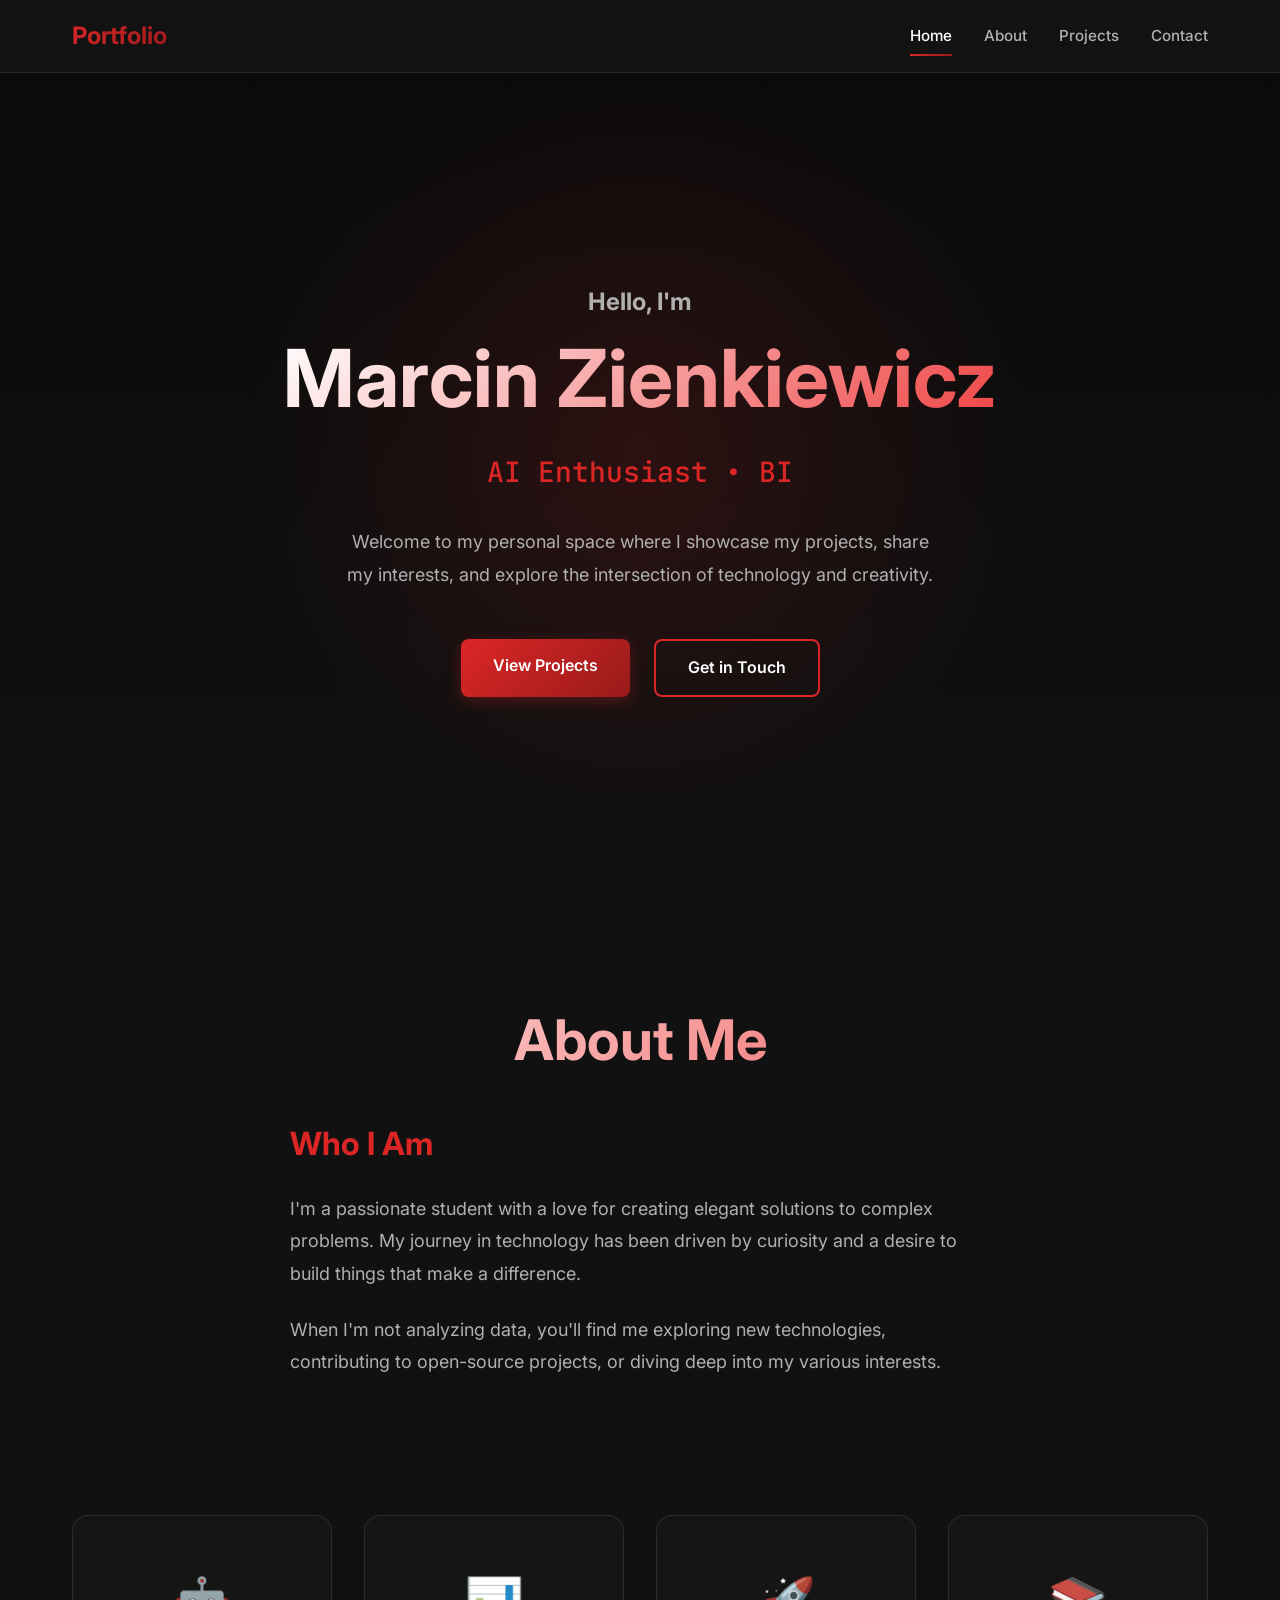
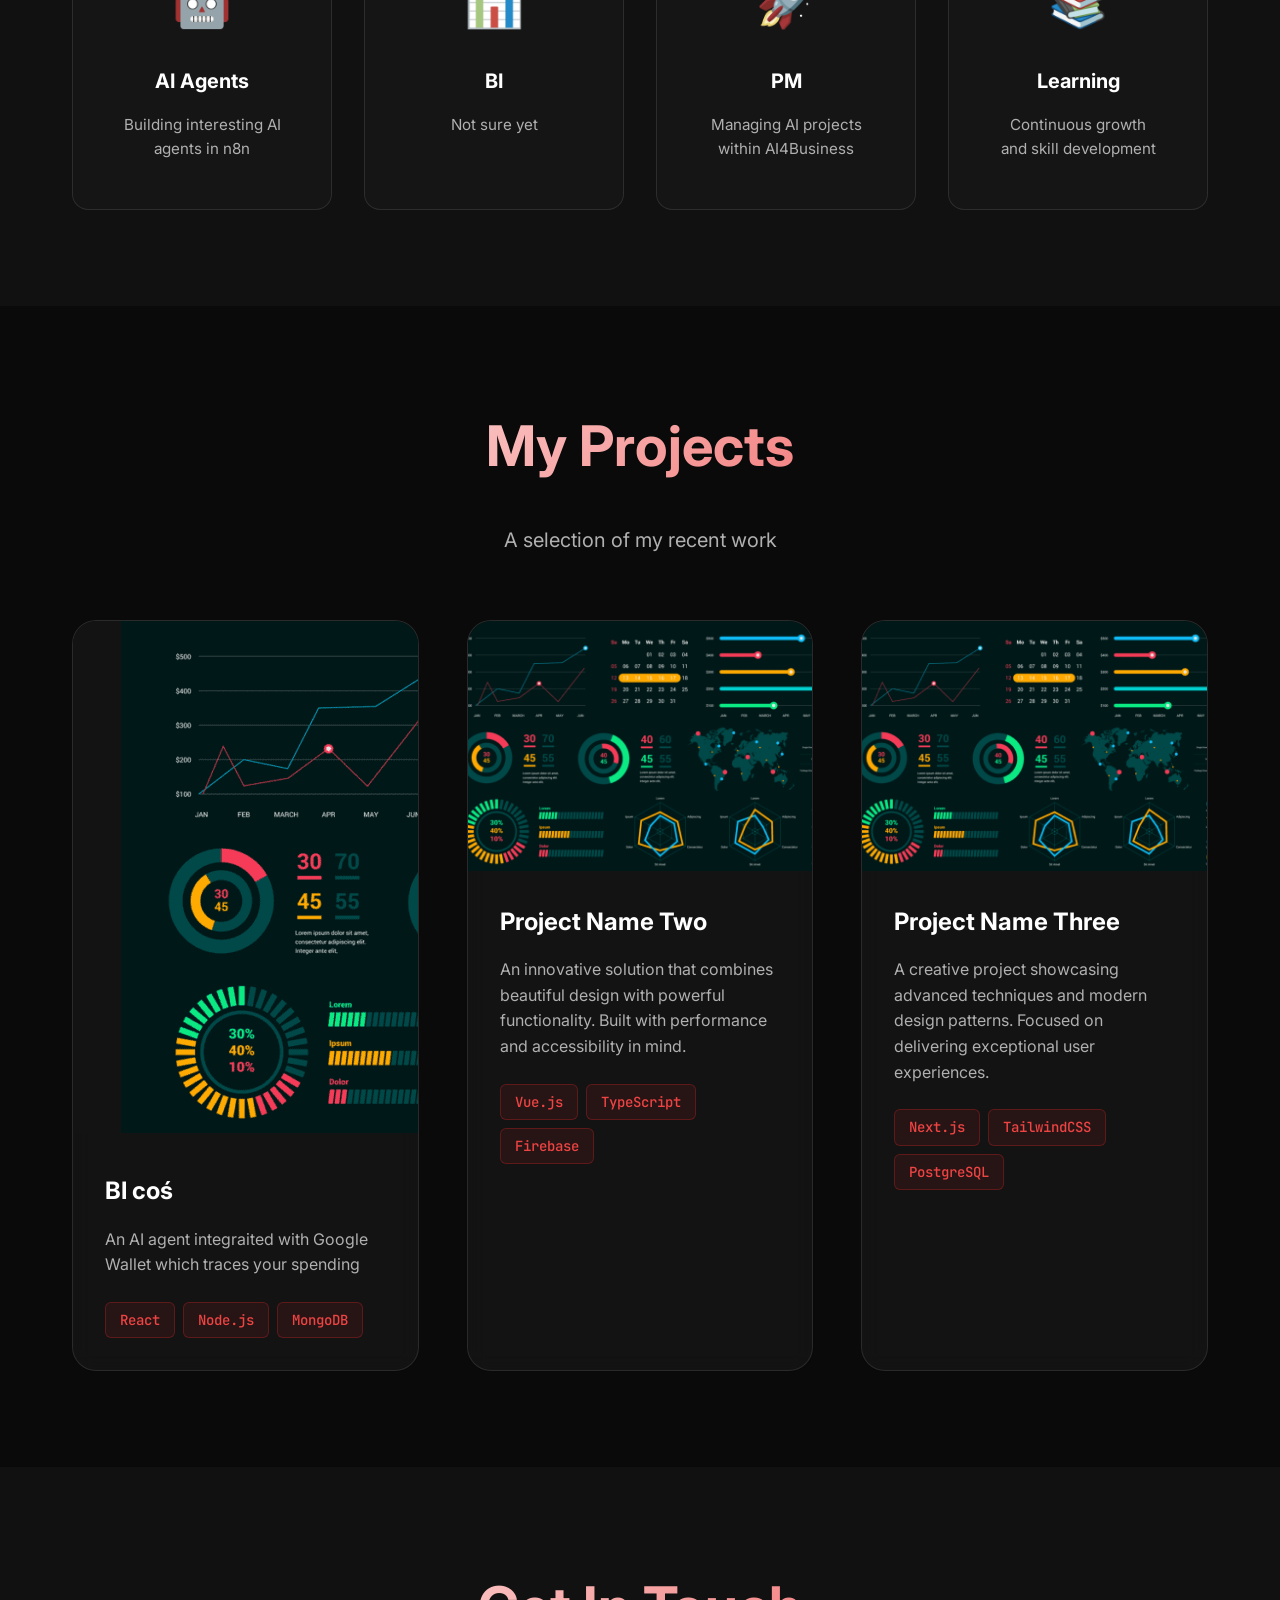
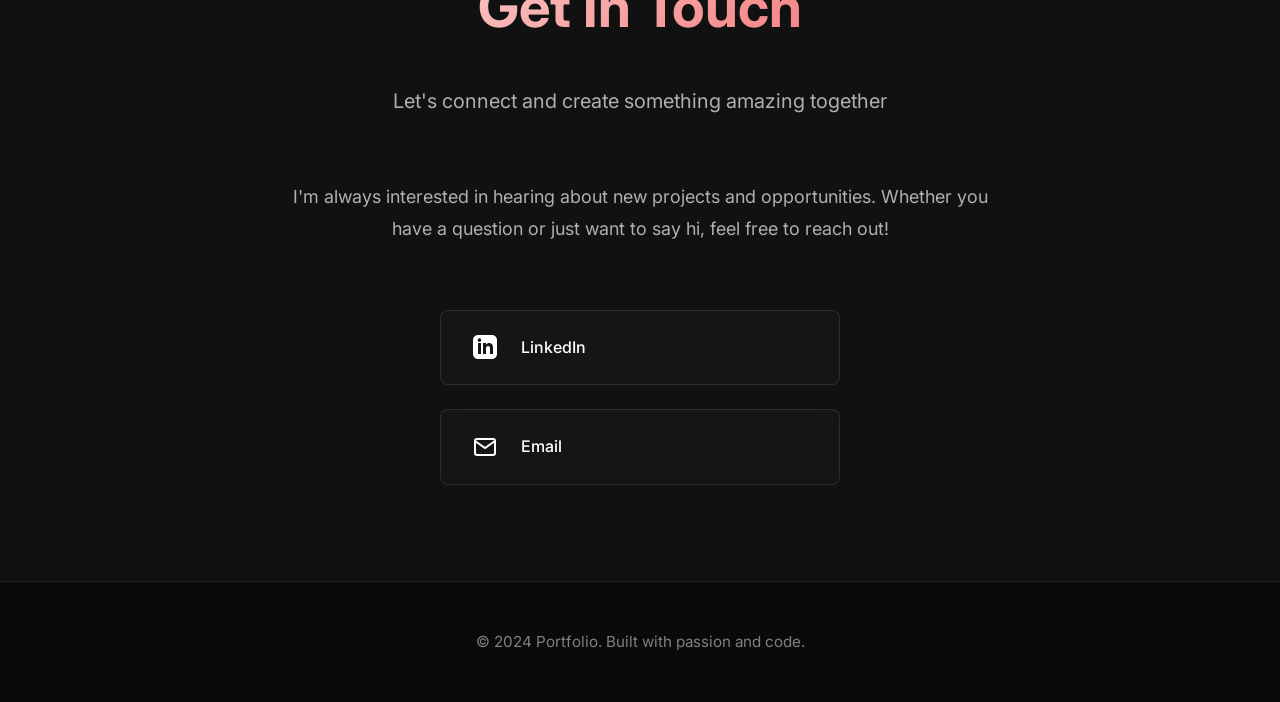
<file: index.html>
<!DOCTYPE html>
<html lang="en">

<head>
    <meta charset="UTF-8">
    <meta name="viewport" content="width=device-width, initial-scale=1.0">
    <title>Portfolio - Personal Website</title>
    <meta name="description" content="Personal portfolio showcasing projects and interests">
    <link rel="preconnect" href="https://fonts.googleapis.com">
    <link rel="preconnect" href="https://fonts.gstatic.com" crossorigin>
    <link
        href="https://fonts.googleapis.com/css2?family=Inter:wght@300;400;500;600;700&family=JetBrains+Mono:wght@400;500&display=swap"
        rel="stylesheet">
    <link rel="stylesheet" href="style.css">
</head>

<body>
    <!-- Navigation -->
    <nav id="navbar">
        <div class="nav-container">
            <a href="#home" class="logo">Portfolio</a>
            <div class="nav-links">
                <a href="#home" class="nav-link active">Home</a>
                <a href="#about" class="nav-link">About</a>
                <a href="#projects" class="nav-link">Projects</a>
                <a href="#contact" class="nav-link">Contact</a>
            </div>
            <button class="mobile-menu-toggle" aria-label="Toggle menu">
                <span></span>
                <span></span>
                <span></span>
            </button>
        </div>
    </nav>

    <!-- Hero Section -->
    <section id="home" class="hero">
        <div class="hero-background"></div>
        <div class="container">
            <div class="hero-content">
                <h1 class="hero-title">
                    <span class="greeting">Hello, I'm</span>
                    <span class="name">Marcin Zienkiewicz</span>
                </h1>
                <p class="hero-subtitle">AI Enthusiast • BI Analyst • Data Analyst</p>
                <p class="hero-description">
                    Welcome to my personal space where I showcase my projects, share my interests,
                    and explore the intersection of technology and creativity.
                </p>
                <div class="hero-cta">
                    <a href="#projects" class="btn btn-primary">View Projects</a>
                    <a href="#contact" class="btn btn-secondary">Get in Touch</a>
                </div>
            </div>
        </div>

    </section>

    <!-- About Section -->
    <section id="about" class="about">
        <div class="container">
            <h2 class="section-title">About Me</h2>
            <div class="about-content">
                <div class="about-text">
                    <h3>Who I Am</h3>
                    <p>
                        I'm a passionate student with a love for creating elegant solutions to complex problems.
                        My journey in technology has been driven by curiosity and a desire to build things that make a
                        difference.
                    </p>
                    <p>
                        When I'm not analyzing data, you'll find me exploring new technologies, contributing to open-source
                        projects,
                        or diving deep into my various interests.
                    </p>
                </div>
                <div class="interests-grid">
                    <div class="interest-card">
                        <div class="interest-icon">🤖</div>
                        <h4>AI Agents</h4>
                        <p>Building interesting AI agents in n8n</p>
                    </div>
                    <div class="interest-card">
                        <div class="interest-icon">📊</div>
                        <h4>BI</h4>
                        <p>Not sure yet</p>
                    </div>
                    <div class="interest-card">
                        <div class="interest-icon">🚀</div>
                        <h4>PM</h4>
                        <p>Managing AI projects within AI4Business</p>
                    </div>
                    <div class="interest-card">
                        <div class="interest-icon">📚</div>
                        <h4>Learning</h4>
                        <p>Continuous growth and skill development</p>
                    </div>
                </div>
            </div>
        </div>
    </section>

    <!-- Projects Section -->
    <section id="projects" class="projects">
        <div class="container">
            <h2 class="section-title">My Projects</h2>
            <p class="section-subtitle">A selection of my recent work</p>

            <div class="projects-grid">
                <article class="project-card">
                    <div class="" project-image "">
                        <img src="obrazy/project1.png" alt="Project 1">
                        <div class="project-overlay">
                            <div class="project-links">
                                <a href="#" class="project-link" aria-label="View project">
                                    <svg width="24" height="24" viewBox="0 0 24 24" fill="none" stroke="currentColor"
                                        stroke-width="2">
                                        <path d="M18 13v6a2 2 0 0 1-2 2H5a2 2 0 0 1-2-2V8a2 2 0 0 1 2-2h6"></path>
                                        <polyline points="15 3 21 3 21 9"></polyline>
                                        <line x1="10" y1="14" x2="21" y2="3"></line>
                                    </svg>
                                </a>
                                <a href="#" class="project-link" aria-label="View code">
                                    <svg width="24" height="24" viewBox="0 0 24 24" fill="none" stroke="currentColor"
                                        stroke-width="2">
                                        <polyline points="16 18 22 12 16 6"></polyline>
                                        <polyline points="8 6 2 12 8 18"></polyline>
                                    </svg>
                                </a>
                            </div>
                        </div>
                    </div>
                    <div class="project-content">
                        <h3>BI coś</h3>
                        <p>An AI agent integraited with Google Wallet which traces your spending</p>
                        <div class="project-tags">
                            <span class="tag">React</span>
                            <span class="tag">Node.js</span>
                            <span class="tag">MongoDB</span>
                        </div>
                    </div>
                </article>

                <article class="project-card">
                    <div class="project-image">
                        <img src="obrazy/project1.png" alt="Project 2">
                        <div class="project-overlay">
                            <div class="project-links">
                                <a href="#" class="project-link" aria-label="View project">
                                    <svg width="24" height="24" viewBox="0 0 24 24" fill="none" stroke="currentColor"
                                        stroke-width="2">
                                        <path d="M18 13v6a2 2 0 0 1-2 2H5a2 2 0 0 1-2-2V8a2 2 0 0 1 2-2h6"></path>
                                        <polyline points="15 3 21 3 21 9"></polyline>
                                        <line x1="10" y1="14" x2="21" y2="3"></line>
                                    </svg>
                                </a>
                                <a href="#" class="project-link" aria-label="View code">
                                    <svg width="24" height="24" viewBox="0 0 24 24" fill="none" stroke="currentColor"
                                        stroke-width="2">
                                        <polyline points="16 18 22 12 16 6"></polyline>
                                        <polyline points="8 6 2 12 8 18"></polyline>
                                    </svg>
                                </a>
                            </div>
                        </div>
                    </div>
                    <div class="project-content">
                        <h3>Project Name Two</h3>
                        <p>An innovative solution that combines beautiful design with powerful functionality. Built with
                            performance and accessibility in mind.</p>
                        <div class="project-tags">
                            <span class="tag">Vue.js</span>
                            <span class="tag">TypeScript</span>
                            <span class="tag">Firebase</span>
                        </div>
                    </div>
                </article>

                <article class="project-card">
                    <div class="project-image">
                        <img src="obrazy/project1.png" alt="Project 3">
                        <div class="project-overlay">
                            <div class="project-links">
                                <a href="#" class="project-link" aria-label="View project">
                                    <svg width="24" height="24" viewBox="0 0 24 24" fill="none" stroke="currentColor"
                                        stroke-width="2">
                                        <path d="M18 13v6a2 2 0 0 1-2 2H5a2 2 0 0 1-2-2V8a2 2 0 0 1 2-2h6"></path>
                                        <polyline points="15 3 21 3 21 9"></polyline>
                                        <line x1="10" y1="14" x2="21" y2="3"></line>
                                    </svg>
                                </a>
                                <a href="#" class="project-link" aria-label="View code">
                                    <svg width="24" height="24" viewBox="0 0 24 24" fill="none" stroke="currentColor"
                                        stroke-width="2">
                                        <polyline points="16 18 22 12 16 6"></polyline>
                                        <polyline points="8 6 2 12 8 18"></polyline>
                                    </svg>
                                </a>
                            </div>
                        </div>
                    </div>
                    <div class="project-content">
                        <h3>Project Name Three</h3>
                        <p>A creative project showcasing advanced techniques and modern design patterns. Focused on
                            delivering exceptional user experiences.</p>
                        <div class="project-tags">
                            <span class="tag">Next.js</span>
                            <span class="tag">TailwindCSS</span>
                            <span class="tag">PostgreSQL</span>
                        </div>
                    </div>
                </article>
            </div>
        </div>
    </section>

    <!-- Contact Section -->
    <section id="contact" class="contact">
        <div class="container">
            <h2 class="section-title">Get In Touch</h2>
            <p class="section-subtitle">Let's connect and create something amazing together</p>

            <div class="contact-content">
                <div class="contact-info">
                    <p class="contact-description">
                        I'm always interested in hearing about new projects and opportunities.
                        Whether you have a question or just want to say hi, feel free to reach out!
                    </p>

                    <div class="social-links">

                        <a href="https://linkedin.com" target="_blank" rel="noopener noreferrer" class="social-link"
                            aria-label="LinkedIn">
                            <svg width="24" height="24" viewBox="0 0 24 24" fill="currentColor">
                                <path
                                    d="M19 0h-14c-2.761 0-5 2.239-5 5v14c0 2.761 2.239 5 5 5h14c2.762 0 5-2.239 5-5v-14c0-2.761-2.238-5-5-5zm-11 19h-3v-11h3v11zm-1.5-12.268c-.966 0-1.75-.79-1.75-1.764s.784-1.764 1.75-1.764 1.75.79 1.75 1.764-.783 1.764-1.75 1.764zm13.5 12.268h-3v-5.604c0-3.368-4-3.113-4 0v5.604h-3v-11h3v1.765c1.396-2.586 7-2.777 7 2.476v6.759z" />
                            </svg>
                            <span>LinkedIn</span>
                        </a>

                        <a href="mailto:your.email@example.com" class="social-link" aria-label="Email">
                            <svg width="24" height="24" viewBox="0 0 24 24" fill="none" stroke="currentColor"
                                stroke-width="2">
                                <path d="M4 4h16c1.1 0 2 .9 2 2v12c0 1.1-.9 2-2 2H4c-1.1 0-2-.9-2-2V6c0-1.1.9-2 2-2z">
                                </path>
                                <polyline points="22,6 12,13 2,6"></polyline>
                            </svg>
                            <span>Email</span>
                        </a>
                    </div>
                </div>
            </div>
        </div>
    </section>

    <!-- Footer -->
    <footer class="footer">
        <div class="container">
            <p>&copy; 2024 Portfolio. Built with passion and code.</p>
        </div>
    </footer>

    <script src="script.js"></script>
</body>

</html>
</file>
<file: style.css>
:root {
    /* Colors - Dark theme with red accents */
    --bg-primary: #0a0a0a;
    --bg-secondary: #111111;
    --bg-tertiary: #1a1a1a;
    --text-primary: #ffffff;
    --text-secondary: #b0b0b0;
    --text-tertiary: #808080;
    --accent-primary: #dc2626;
    --accent-secondary: #ef4444;
    --accent-gradient: linear-gradient(135deg, #dc2626 0%, #991b1b 100%);
    --border-color: rgba(255, 255, 255, 0.1);
    
    /* Spacing */
    --spacing-xs: 0.5rem;
    --spacing-sm: 1rem;
    --spacing-md: 1.5rem;
    --spacing-lg: 2rem;
    --spacing-xl: 3rem;
    --spacing-2xl: 4rem;
    --spacing-3xl: 6rem;
    
    /* Typography */
    --font-sans: 'Inter', -apple-system, BlinkMacSystemFont, sans-serif;
    --font-mono: 'JetBrains Mono', monospace;
    
    /* Border radius */
    --radius-sm: 0.375rem;
    --radius-md: 0.5rem;
    --radius-lg: 1rem;
    --radius-xl: 1.5rem;
    
    /* Transitions */
    --transition-fast: 0.15s ease;
    --transition-base: 0.3s ease;
    --transition-slow: 0.5s ease;
    
    /* Shadows */
    --shadow-sm: 0 1px 2px 0 rgba(0, 0, 0, 0.3);
    --shadow-md: 0 4px 6px -1px rgba(0, 0, 0, 0.5);
    --shadow-lg: 0 10px 15px -3px rgba(0, 0, 0, 0.6);
    --shadow-xl: 0 20px 25px -5px rgba(0, 0, 0, 0.7);
    
    /* Glass effect */
    --glass-bg: rgba(26, 26, 26, 0.6);
    --glass-border: rgba(255, 255, 255, 0.1);
    --glass-shadow: 0 8px 32px 0 rgba(0, 0, 0, 0.37);
}

/* Reset & Base Styles */
* {
    margin: 0;
    padding: 0;
    box-sizing: border-box;
}

html {
    scroll-behavior: smooth;
    font-size: 16px;
}

body {
    font-family: var(--font-sans);
    background-color: var(--bg-primary);
    background-image: 
        radial-gradient(at 0% 0%, rgba(220, 38, 38, 0.1) 0px, transparent 50%),
        radial-gradient(at 100% 100%, rgba(220, 38, 38, 0.05) 0px, transparent 50%);
    color: var(--text-primary);
    line-height: 1.6;
    overflow-x: hidden;
}

.container {
    max-width: 1200px;
    margin: 0 auto;
    padding: 0 var(--spacing-lg);
}

/* Navigation */
#navbar {
    position: fixed;
    top: 0;
    left: 0;
    right: 0;
    z-index: 1000;
    background: var(--glass-bg);
    backdrop-filter: blur(20px);
    -webkit-backdrop-filter: blur(20px);
    border-bottom: 1px solid var(--glass-border);
    transition: all var(--transition-base);
}

.nav-container {
    max-width: 1200px;
    margin: 0 auto;
    padding: var(--spacing-sm) var(--spacing-lg);
    display: flex;
    justify-content: space-between;
    align-items: center;
}

.logo {
    font-size: 1.5rem;
    font-weight: 700;
    color: var(--text-primary);
    text-decoration: none;
    background: var(--accent-gradient);
    -webkit-background-clip: text;
    -webkit-text-fill-color: transparent;
    background-clip: text;
    transition: all var(--transition-base);
}

.logo:hover {
    opacity: 0.8;
}

.nav-links {
    display: flex;
    gap: var(--spacing-lg);
}

.nav-link {
    color: var(--text-secondary);
    text-decoration: none;
    font-weight: 500;
    font-size: 0.95rem;
    position: relative;
    padding: var(--spacing-xs) 0;
    transition: color var(--transition-base);
}

.nav-link::after {
    content: '';
    position: absolute;
    bottom: 0;
    left: 0;
    width: 0;
    height: 2px;
    background: var(--accent-gradient);
    transition: width var(--transition-base);
}

.nav-link:hover,
.nav-link.active {
    color: var(--text-primary);
}

.nav-link:hover::after,
.nav-link.active::after {
    width: 100%;
}

.mobile-menu-toggle {
    display: none;
    flex-direction: column;
    gap: 0.375rem;
    background: none;
    border: none;
    cursor: pointer;
    padding: var(--spacing-xs);
}

.mobile-menu-toggle span {
    width: 1.5rem;
    height: 2px;
    background: var(--text-primary);
    transition: all var(--transition-base);
}

/* Hero Section */
.hero {
    position: relative;
    min-height: 100vh;
    display: flex;
    align-items: center;
    justify-content: center;
    overflow: hidden;
    padding-top: 5rem;
}

.hero-background {
    position: absolute;
    top: 0;
    left: 0;
    right: 0;
    bottom: 0;
    background: 
        radial-gradient(circle at 50% 50%, rgba(220, 38, 38, 0.15) 0%, transparent 50%),
        linear-gradient(180deg, var(--bg-primary) 0%, var(--bg-secondary) 100%);
    z-index: -1;
}

.hero-content {
    text-align: center;
    max-width: 800px;
    animation: fadeInUp 0.8s ease-out;
}

.greeting {
    display: block;
    font-size: clamp(1.25rem, 3vw, 1.5rem);
    color: var(--text-secondary);
    margin-bottom: var(--spacing-xs);
}

.name {
    display: block;
    font-size: clamp(3rem, 8vw, 5rem);
    font-weight: 700;
    background: linear-gradient(135deg, var(--text-primary) 0%, var(--accent-secondary) 100%);
    -webkit-background-clip: text;
    -webkit-text-fill-color: transparent;
    background-clip: text;
    line-height: 1.2;
    margin-bottom: var(--spacing-md);
}

.hero-subtitle {
    font-size: clamp(1.25rem, 3vw, 1.75rem);
    color: var(--accent-primary);
    font-weight: 500;
    margin-bottom: var(--spacing-lg);
    font-family: var(--font-mono);
}

.hero-description {
    font-size: clamp(1rem, 2vw, 1.125rem);
    color: var(--text-secondary);
    max-width: 600px;
    margin: 0 auto var(--spacing-xl);
    line-height: 1.8;
}

.hero-cta {
    display: flex;
    gap: var(--spacing-md);
    justify-content: center;
    flex-wrap: wrap;
}

.btn {
    padding: 0.875rem 2rem;
    border-radius: var(--radius-md);
    text-decoration: none;
    font-weight: 600;
    font-size: 1rem;
    transition: all var(--transition-base);
    cursor: pointer;
    border: none;
    display: inline-block;
}

.btn-primary {
    background: var(--accent-gradient);
    color: var(--text-primary);
    box-shadow: 0 4px 15px rgba(220, 38, 38, 0.3);
}

.btn-primary:hover {
    transform: translateY(-2px);
    box-shadow: 0 6px 20px rgba(220, 38, 38, 0.4);
}

.btn-secondary {
    background: transparent;
    color: var(--text-primary);
    border: 2px solid var(--accent-primary);
}

.btn-secondary:hover {
    background: var(--accent-primary);
    transform: translateY(-2px);
}

.scroll-indicator {
    position: absolute;
    bottom: var(--spacing-xl);
    left: 50%;
    transform: translateX(-50%);
    text-align: center;
    color: var(--text-tertiary);
    font-size: 0.875rem;
    animation: float 3s ease-in-out infinite;
}

.scroll-arrow {
    width: 24px;
    height: 24px;
    border-left: 2px solid var(--accent-primary);
    border-bottom: 2px solid var(--accent-primary);
    transform: rotate(-45deg);
    margin: var(--spacing-xs) auto 0;
}

/* About Section */
.about {
    padding: var(--spacing-3xl) 0;
    background: var(--bg-secondary);
}

.section-title {
    font-size: clamp(2.5rem, 5vw, 3.5rem);
    font-weight: 700;
    text-align: center;
    margin-bottom: var(--spacing-lg);
    background: linear-gradient(135deg, var(--text-primary) 0%, var(--accent-secondary) 100%);
    -webkit-background-clip: text;
    -webkit-text-fill-color: transparent;
    background-clip: text;
}

.section-subtitle {
    text-align: center;
    color: var(--text-secondary);
    font-size: clamp(1rem, 2vw, 1.25rem);
    margin-bottom: var(--spacing-2xl);
}

.about-content {
    display: grid;
    gap: var(--spacing-2xl);
}

.about-text {
    max-width: 700px;
    margin: 0 auto;
}

.about-text h3 {
    font-size: 2rem;
    margin-bottom: var(--spacing-md);
    color: var(--accent-primary);
}

.about-text p {
    color: var(--text-secondary);
    font-size: 1.125rem;
    margin-bottom: var(--spacing-md);
    line-height: 1.8;
}

.interests-grid {
    display: grid;
    grid-template-columns: repeat(auto-fit, minmax(250px, 1fr));
    gap: var(--spacing-lg);
    margin-top: var(--spacing-xl);
}

.interest-card {
    background: var(--glass-bg);
    backdrop-filter: blur(10px);
    -webkit-backdrop-filter: blur(10px);
    border: 1px solid var(--glass-border);
    border-radius: var(--radius-lg);
    padding: var(--spacing-xl);
    text-align: center;
    transition: all var(--transition-base);
    cursor: default;
}

.interest-card:hover {
    transform: translateY(-5px);
    border-color: var(--accent-primary);
    box-shadow: 0 8px 30px rgba(220, 38, 38, 0.2);
}

.interest-icon {
    font-size: 3rem;
    margin-bottom: var(--spacing-md);
    filter: grayscale(30%);
}

.interest-card h4 {
    font-size: 1.25rem;
    margin-bottom: var(--spacing-sm);
    color: var(--text-primary);
}

.interest-card p {
    color: var(--text-secondary);
    font-size: 0.95rem;
}

/* Projects Section */
.projects {
    padding: var(--spacing-3xl) 0;
    background: var(--bg-primary);
}

.projects-grid {
    display: grid;
    grid-template-columns: repeat(auto-fit, minmax(320px, 1fr));
    gap: var(--spacing-xl);
}

.project-card {
    background: var(--glass-bg);
    backdrop-filter: blur(10px);
    -webkit-backdrop-filter: blur(10px);
    border: 1px solid var(--glass-border);
    border-radius: var(--radius-xl);
    overflow: hidden;
    transition: all var(--transition-base);
    cursor: pointer;
}

.project-card:hover {
    transform: translateY(-8px);
    box-shadow: var(--shadow-xl);
    border-color: var(--accent-primary);
}

.project-image {
    position: relative;
    width: 100%;
    height: 250px;
    overflow: hidden;
    background: linear-gradient(135deg, var(--bg-tertiary) 0%, var(--bg-secondary) 100%);
}

.project-image img {
    width: 100%;
    height: 100%;
    object-fit: cover;
    transition: transform var(--transition-slow);
}

.project-card:hover .project-image img {
    transform: scale(1.1);
}

.project-overlay {
    position: absolute;
    top: 0;
    left: 0;
    right: 0;
    bottom: 0;
    background: rgba(10, 10, 10, 0.9);
    display: flex;
    align-items: center;
    justify-content: center;
    opacity: 0;
    transition: opacity var(--transition-base);
}

.project-card:hover .project-overlay {
    opacity: 1;
}

.project-links {
    display: flex;
    gap: var(--spacing-lg);
}

.project-link {
    width: 50px;
    height: 50px;
    border-radius: 50%;
    background: var(--accent-gradient);
    display: flex;
    align-items: center;
    justify-content: center;
    color: var(--text-primary);
    transition: all var(--transition-base);
}

.project-link:hover {
    transform: scale(1.1) rotate(5deg);
}

.project-content {
    padding: var(--spacing-lg);
}

.project-content h3 {
    font-size: 1.5rem;
    margin-bottom: var(--spacing-sm);
    color: var(--text-primary);
}

.project-content p {
    color: var(--text-secondary);
    margin-bottom: var(--spacing-md);
    line-height: 1.6;
}

.project-tags {
    display: flex;
    gap: var(--spacing-xs);
    flex-wrap: wrap;
}

.tag {
    padding: 0.375rem 0.875rem;
    background: rgba(220, 38, 38, 0.1);
    color: var(--accent-secondary);
    border: 1px solid rgba(220, 38, 38, 0.3);
    border-radius: var(--radius-sm);
    font-size: 0.875rem;
    font-weight: 500;
    font-family: var(--font-mono);
}

/* Contact Section */
.contact {
    padding: var(--spacing-3xl) 0;
    background: var(--bg-secondary);
}

.contact-content {
    max-width: 700px;
    margin: 0 auto;
    text-align: center;
}

.contact-description {
    color: var(--text-secondary);
    font-size: 1.125rem;
    line-height: 1.8;
    margin-bottom: var(--spacing-2xl);
}

.social-links {
    display: flex;
    flex-direction: column;
    gap: var(--spacing-md);
    max-width: 400px;
    margin: 0 auto;
}

.social-link {
    display: flex;
    align-items: center;
    gap: var(--spacing-md);
    padding: var(--spacing-md) var(--spacing-lg);
    background: var(--glass-bg);
    backdrop-filter: blur(10px);
    -webkit-backdrop-filter: blur(10px);
    border: 1px solid var(--glass-border);
    border-radius: var(--radius-md);
    color: var(--text-primary);
    text-decoration: none;
    font-weight: 500;
    transition: all var(--transition-base);
}

.social-link:hover {
    border-color: var(--accent-primary);
    transform: translateX(5px);
    box-shadow: 0 4px 20px rgba(220, 38, 38, 0.2);
}

.social-link svg {
    width: 24px;
    height: 24px;
    flex-shrink: 0;
}

.social-link span {
    flex-grow: 1;
    text-align: left;
}

/* Footer */
.footer {
    padding: var(--spacing-xl) 0;
    background: var(--bg-primary);
    border-top: 1px solid var(--border-color);
    text-align: center;
}

.footer p {
    color: var(--text-tertiary);
    font-size: 0.95rem;
}

/* Animations */
@keyframes fadeInUp {
    from {
        opacity: 0;
        transform: translateY(30px);
    }
    to {
        opacity: 1;
        transform: translateY(0);
    }
}

@keyframes float {
    0%, 100% {
        transform: translateX(-50%) translateY(0);
    }
    50% {
        transform: translateX(-50%) translateY(-10px);
    }
}

.fade-in {
    animation: fadeInUp 0.6s ease-out;
}

/* Responsive Design */
@media (max-width: 768px) {
    :root {
        --spacing-2xl: 3rem;
        --spacing-3xl: 4rem;
    }
    
    .nav-links {
        display: none;
    }
    
    .mobile-menu-toggle {
        display: flex;
    }
    
    .hero {
        min-height: 90vh;
    }
    
    .hero-cta {
        flex-direction: column;
        align-items: center;
    }
    
    .btn {
        width: 100%;
        max-width: 300px;
    }
    
    .interests-grid {
        grid-template-columns: 1fr;
    }
    
    .projects-grid {
        grid-template-columns: 1fr;
    }
    
    .scroll-indicator {
        bottom: var(--spacing-lg);
    }
}

@media (max-width: 480px) {
    .container {
        padding: 0 var(--spacing-md);
    }
    
    .nav-container {
        padding: var(--spacing-sm) var(--spacing-md);
    }
}
</file>
